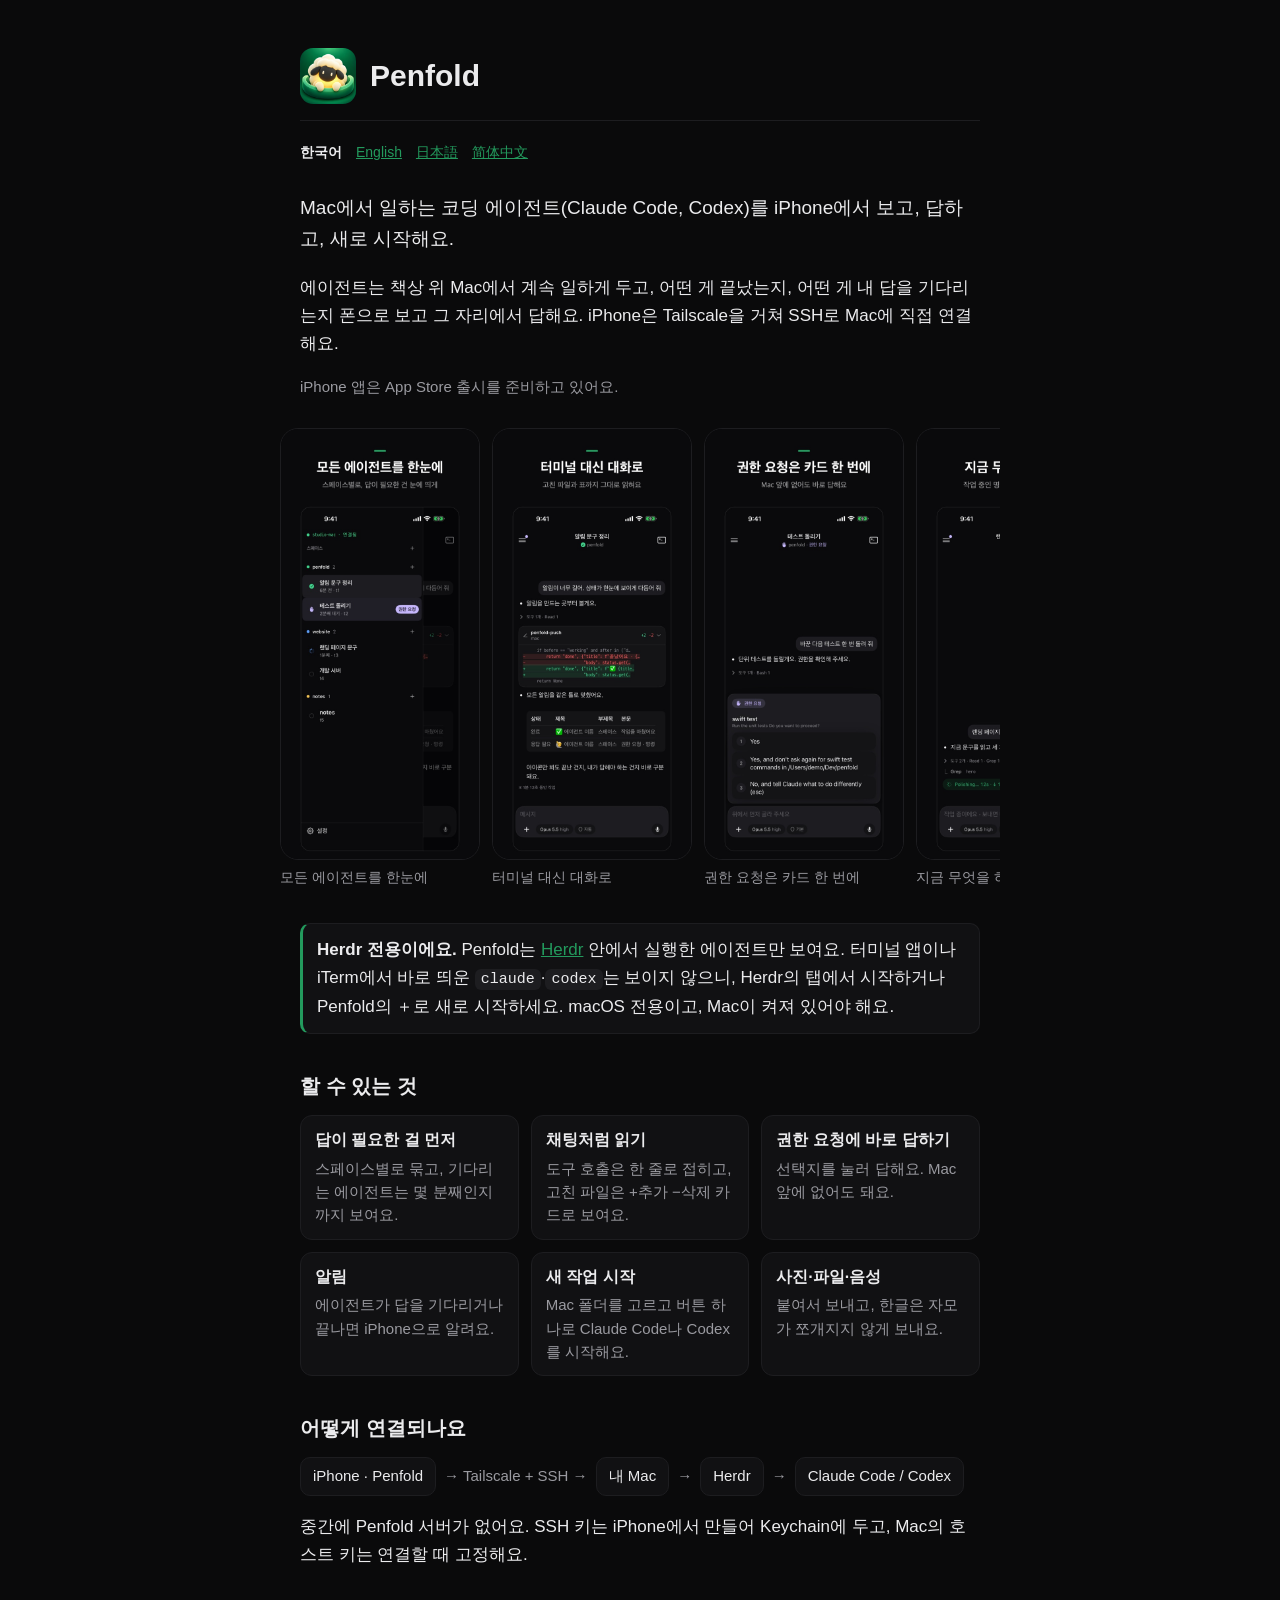
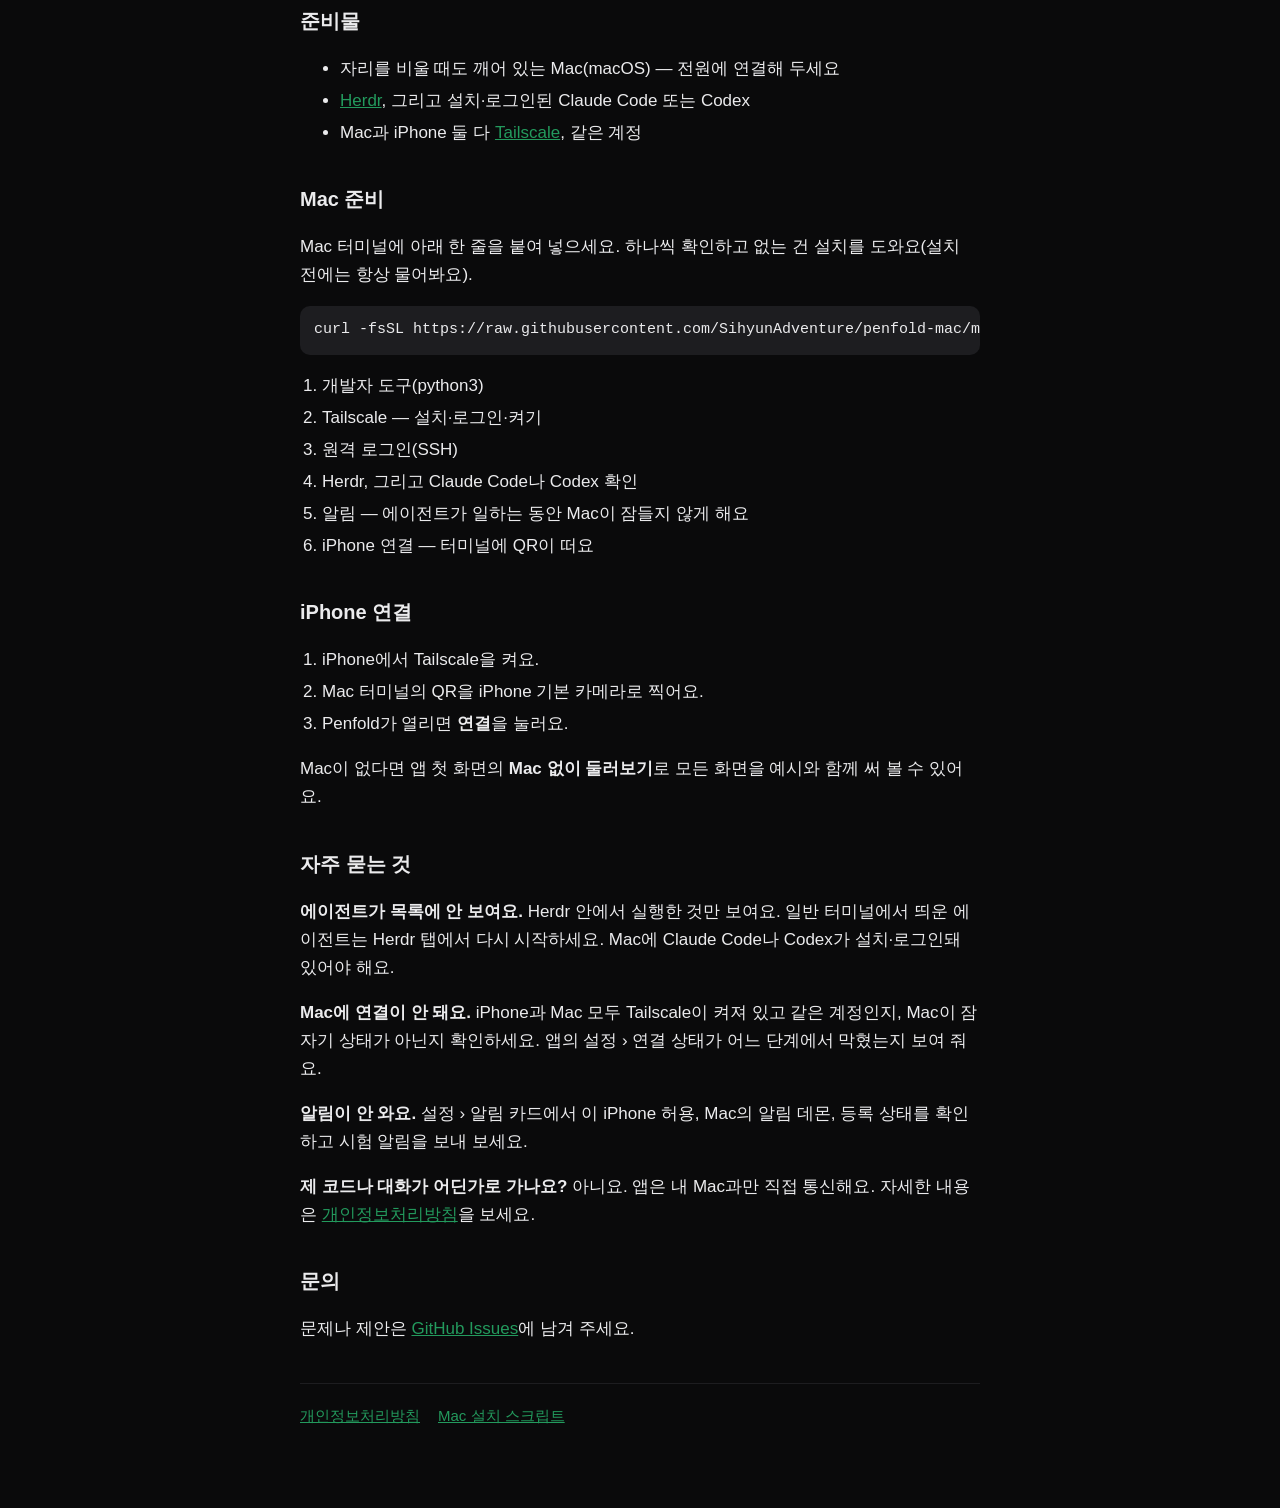
<file: docs/index.html>
<!doctype html>
<html lang="ko">
<head>
<meta charset="utf-8"><meta name="viewport" content="width=device-width, initial-scale=1">
<title>Penfold 지원</title><link rel="stylesheet" href="style.css">
<meta name="description" content="Mac에서 일하는 코딩 에이전트(Claude Code, Codex)를 iPhone에서 보고, 답하고, 새로 시작하는 앱">
<link rel="alternate" hreflang="ko" href="https://sihyunadventure.github.io/penfold-mac/">
<link rel="alternate" hreflang="en" href="https://sihyunadventure.github.io/penfold-mac/en.html">
<link rel="alternate" hreflang="ja" href="https://sihyunadventure.github.io/penfold-mac/ja.html">
<link rel="alternate" hreflang="zh-Hans" href="https://sihyunadventure.github.io/penfold-mac/zh.html">
</head>
<body><main>
<header><img src="icon.png" alt=""><h1>Penfold</h1></header>
<nav class="langs" aria-label="언어"><b>한국어</b><a href="en.html" lang="en">English</a><a href="ja.html" lang="ja">日本語</a><a href="zh.html" lang="zh-Hans">简体中文</a></nav>

<p class="lead">Mac에서 일하는 코딩 에이전트(Claude Code, Codex)를 iPhone에서 보고, 답하고, 새로 시작해요.</p>
<p>에이전트는 책상 위 Mac에서 계속 일하게 두고, 어떤 게 끝났는지, 어떤 게 내 답을 기다리는지 폰으로 보고 그 자리에서 답해요. iPhone은 Tailscale을 거쳐 SSH로 Mac에 직접 연결해요.</p>
<p class="status">iPhone 앱은 App Store 출시를 준비하고 있어요.</p>

<div class="shots">
<figure><img src="images/01-overview.jpg" alt="스페이스별 에이전트 목록. 권한 요청이 필요한 에이전트가 강조돼 있다." loading="lazy"><figcaption>모든 에이전트를 한눈에</figcaption></figure>
<figure><img src="images/02-chat.jpg" alt="채팅 뷰. 고친 파일이 카드로, 표가 표로 보인다." loading="lazy"><figcaption>터미널 대신 대화로</figcaption></figure>
<figure><img src="images/03-approval.jpg" alt="권한 요청 카드와 세 가지 선택지" loading="lazy"><figcaption>권한 요청은 카드 한 번에</figcaption></figure>
<figure><img src="images/04-working.jpg" alt="작업 중인 에이전트와 실행 중인 명령" loading="lazy"><figcaption>지금 무엇을 하는지</figcaption></figure>
<figure><img src="images/05-model.jpg" alt="모델 선택 시트: Fable, Opus, Sonnet, Haiku와 생각 강도" loading="lazy"><figcaption>모델과 생각 강도도 폰에서</figcaption></figure>
</div>

<p class="note"><b>Herdr 전용이에요.</b> Penfold는 <a href="https://herdr.dev">Herdr</a> 안에서 실행한 에이전트만 보여요. 터미널 앱이나 iTerm에서 바로 띄운 <code>claude</code>·<code>codex</code>는 보이지 않으니, Herdr의 탭에서 시작하거나 Penfold의 ＋로 새로 시작하세요. macOS 전용이고, Mac이 켜져 있어야 해요.</p>

<h2>할 수 있는 것</h2>
<div class="features">
<div><b>답이 필요한 걸 먼저</b>스페이스별로 묶고, 기다리는 에이전트는 몇 분째인지까지 보여요.</div>
<div><b>채팅처럼 읽기</b>도구 호출은 한 줄로 접히고, 고친 파일은 +추가 −삭제 카드로 보여요.</div>
<div><b>권한 요청에 바로 답하기</b>선택지를 눌러 답해요. Mac 앞에 없어도 돼요.</div>
<div><b>알림</b>에이전트가 답을 기다리거나 끝나면 iPhone으로 알려요.</div>
<div><b>새 작업 시작</b>Mac 폴더를 고르고 버튼 하나로 Claude Code나 Codex를 시작해요.</div>
<div><b>사진·파일·음성</b>붙여서 보내고, 한글은 자모가 쪼개지지 않게 보내요.</div>
</div>

<h2>어떻게 연결되나요</h2>
<div class="flow"><span>iPhone · Penfold</span><i>→ Tailscale + SSH →</i><span>내 Mac</span><i>→</i><span>Herdr</span><i>→</i><span>Claude Code / Codex</span></div>
<p>중간에 Penfold 서버가 없어요. SSH 키는 iPhone에서 만들어 Keychain에 두고, Mac의 호스트 키는 연결할 때 고정해요.</p>

<h2>준비물</h2>
<ul>
<li>자리를 비울 때도 깨어 있는 Mac(macOS) — 전원에 연결해 두세요</li>
<li><a href="https://herdr.dev">Herdr</a>, 그리고 설치·로그인된 Claude Code 또는 Codex</li>
<li>Mac과 iPhone 둘 다 <a href="https://tailscale.com">Tailscale</a>, 같은 계정</li>
</ul>

<h2>Mac 준비</h2>
<p>Mac 터미널에 아래 한 줄을 붙여 넣으세요. 하나씩 확인하고 없는 건 설치를 도와요(설치 전에는 항상 물어봐요).</p>
<pre><code>curl -fsSL https://raw.githubusercontent.com/SihyunAdventure/penfold-mac/main/setup | zsh</code></pre>
<ol>
<li>개발자 도구(python3)</li>
<li>Tailscale — 설치·로그인·켜기</li>
<li>원격 로그인(SSH)</li>
<li>Herdr, 그리고 Claude Code나 Codex 확인</li>
<li>알림 — 에이전트가 일하는 동안 Mac이 잠들지 않게 해요</li>
<li>iPhone 연결 — 터미널에 QR이 떠요</li>
</ol>

<h2>iPhone 연결</h2>
<ol>
<li>iPhone에서 Tailscale을 켜요.</li>
<li>Mac 터미널의 QR을 iPhone 기본 카메라로 찍어요.</li>
<li>Penfold가 열리면 <b>연결</b>을 눌러요.</li>
</ol>
<p>Mac이 없다면 앱 첫 화면의 <b>Mac 없이 둘러보기</b>로 모든 화면을 예시와 함께 써 볼 수 있어요.</p>

<h2>자주 묻는 것</h2>
<p><b>에이전트가 목록에 안 보여요.</b> Herdr 안에서 실행한 것만 보여요. 일반 터미널에서 띄운 에이전트는 Herdr 탭에서 다시 시작하세요. Mac에 Claude Code나 Codex가 설치·로그인돼 있어야 해요.</p>
<p><b>Mac에 연결이 안 돼요.</b> iPhone과 Mac 모두 Tailscale이 켜져 있고 같은 계정인지, Mac이 잠자기 상태가 아닌지 확인하세요. 앱의 설정 › 연결 상태가 어느 단계에서 막혔는지 보여 줘요.</p>
<p><b>알림이 안 와요.</b> 설정 › 알림 카드에서 이 iPhone 허용, Mac의 알림 데몬, 등록 상태를 확인하고 시험 알림을 보내 보세요.</p>
<p><b>제 코드나 대화가 어딘가로 가나요?</b> 아니요. 앱은 내 Mac과만 직접 통신해요. 자세한 내용은 <a href="privacy.html">개인정보처리방침</a>을 보세요.</p>

<h2>문의</h2>
<p>문제나 제안은 <a href="https://github.com/SihyunAdventure/penfold-mac/issues">GitHub Issues</a>에 남겨 주세요.</p>

<nav><a href="privacy.html">개인정보처리방침</a><a href="https://github.com/SihyunAdventure/penfold-mac">Mac 설치 스크립트</a></nav>
</main></body></html>
</file>
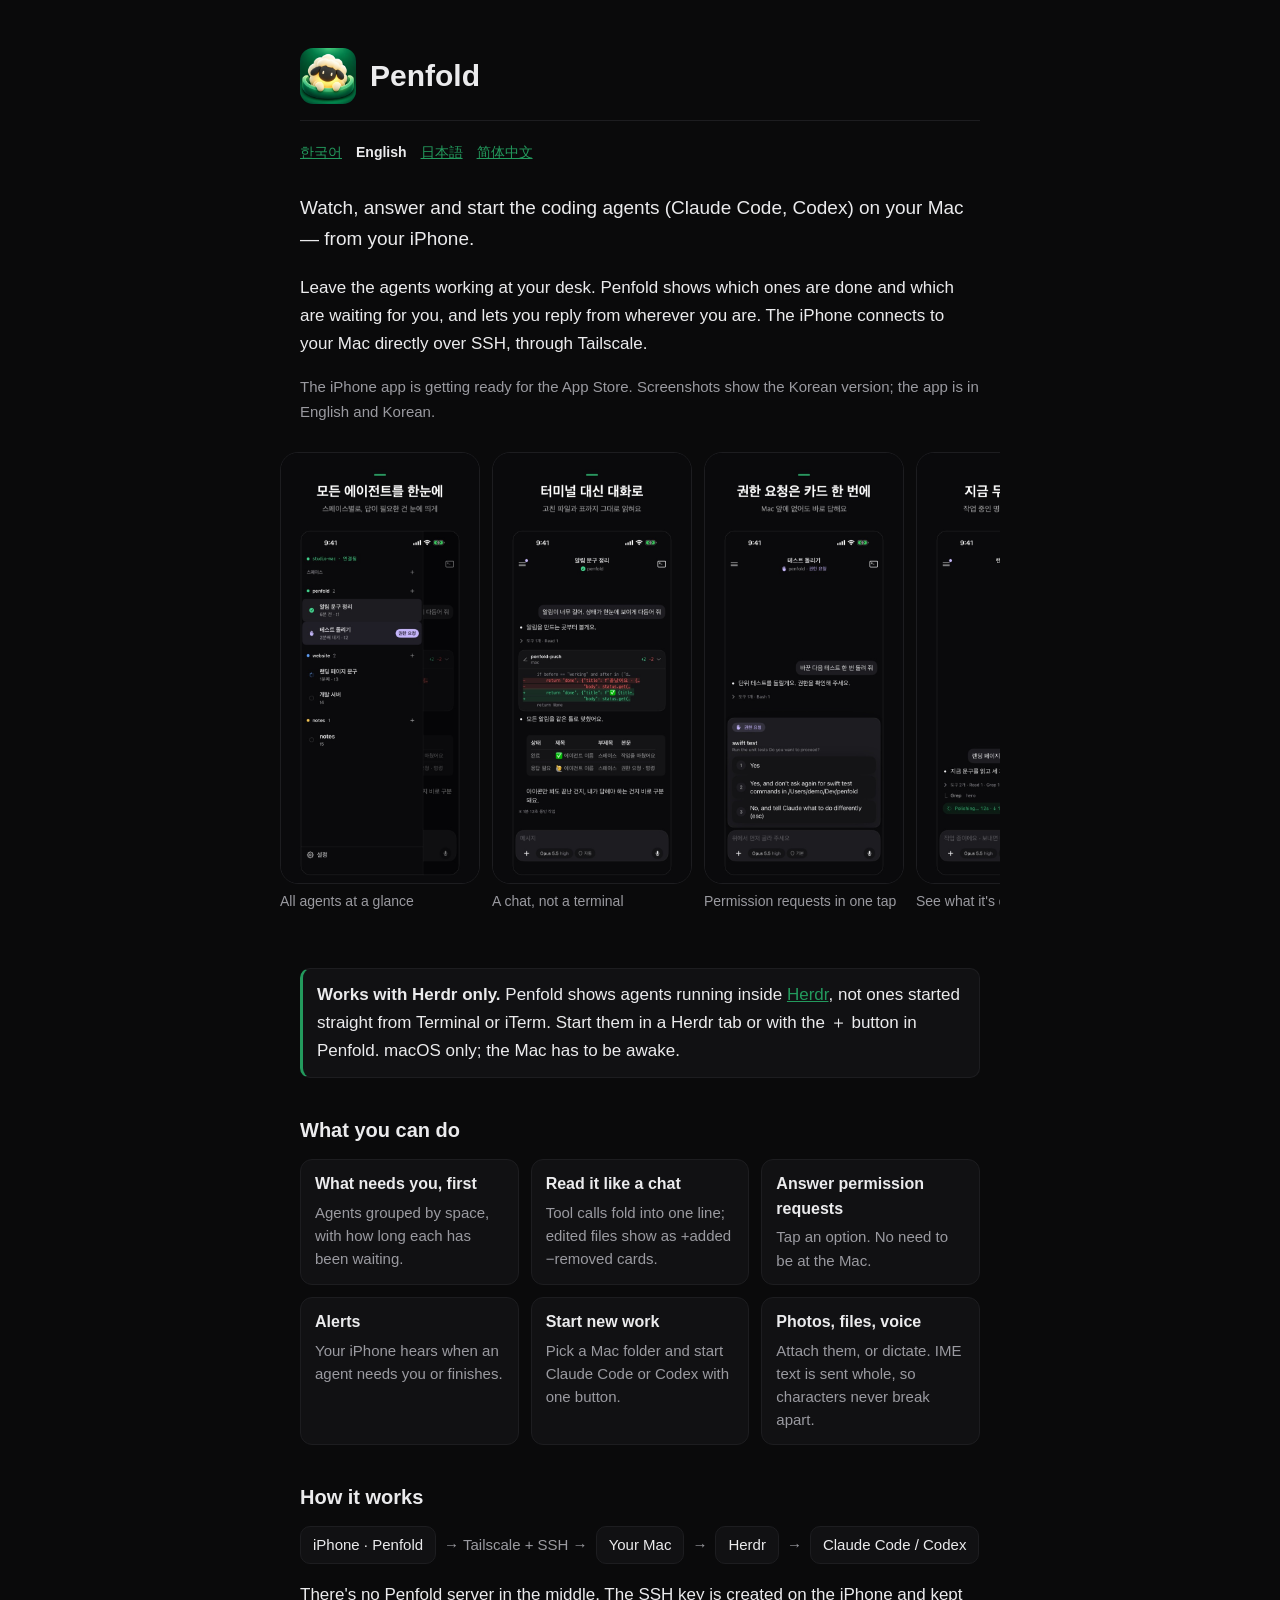
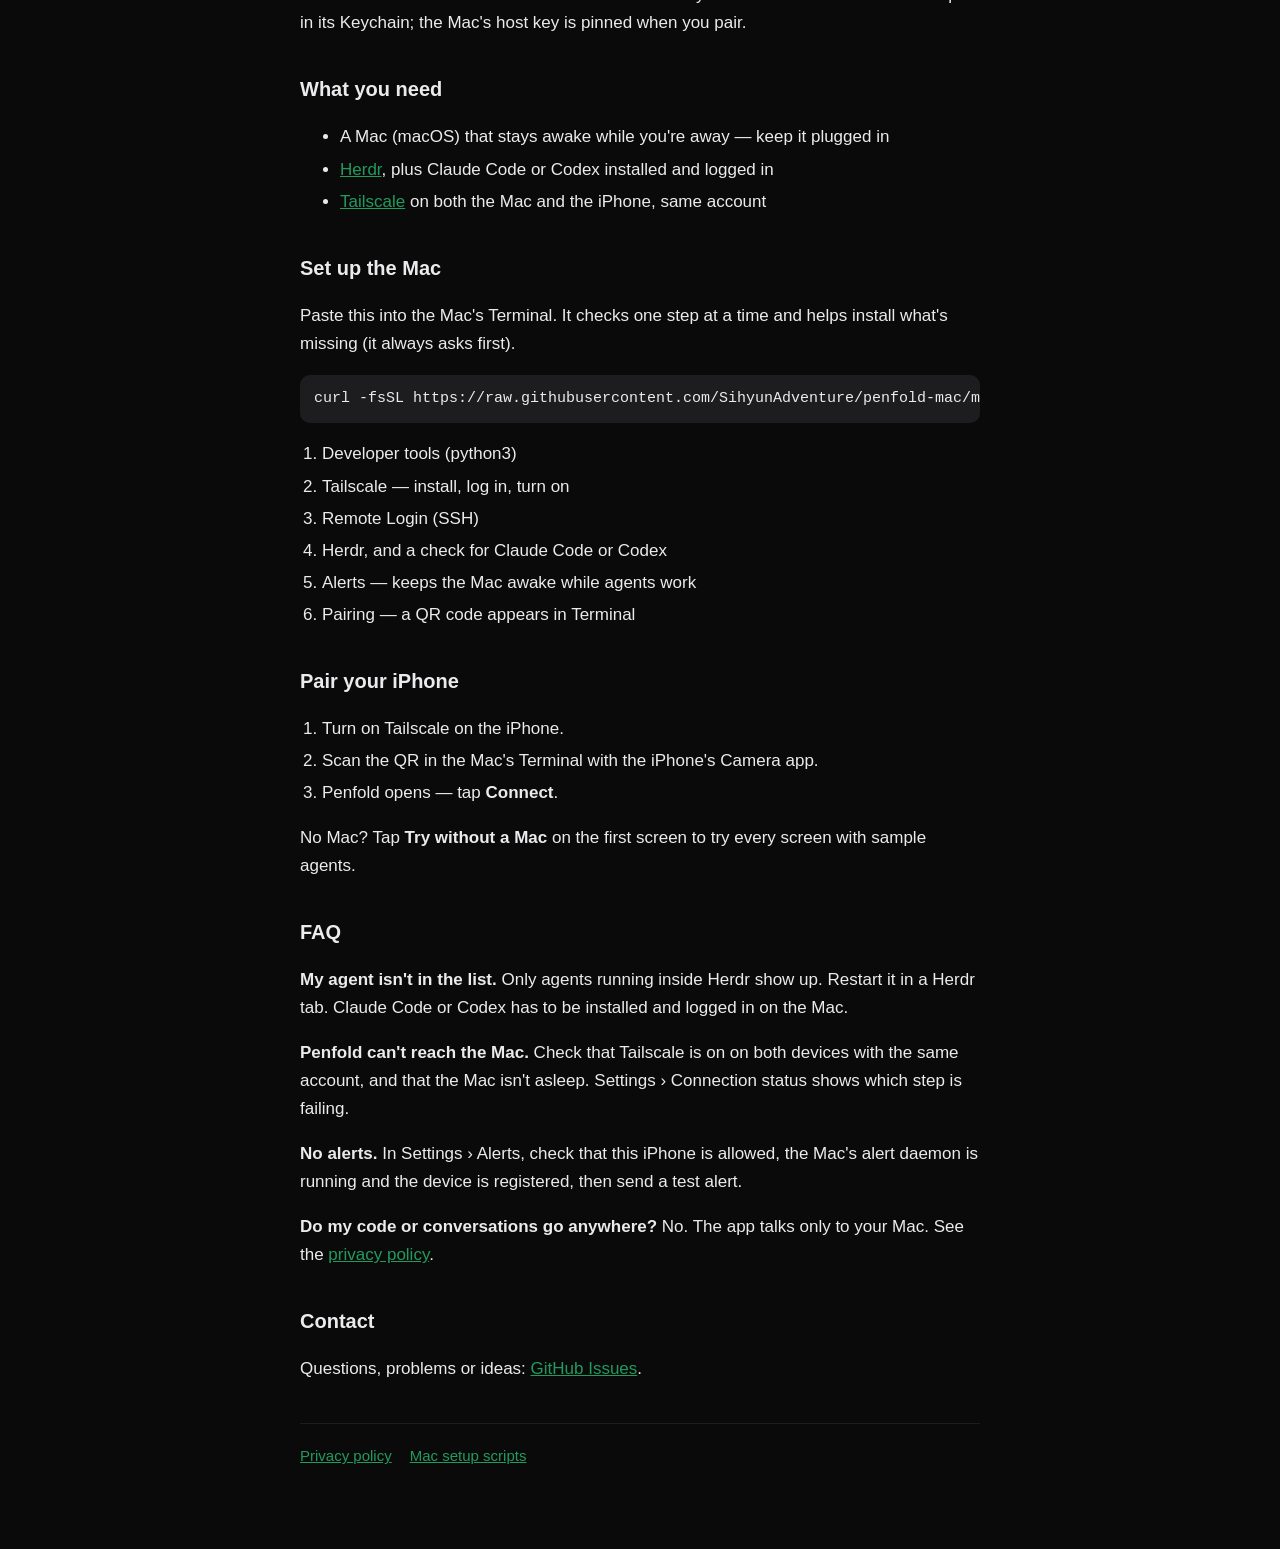
<file: docs/en.html>
<!doctype html>
<html lang="en">
<head>
<meta charset="utf-8"><meta name="viewport" content="width=device-width, initial-scale=1">
<title>Penfold Support</title><link rel="stylesheet" href="style.css">
<meta name="description" content="Watch, answer and start the coding agents (Claude Code, Codex) on your Mac from your iPhone">
<link rel="alternate" hreflang="ko" href="https://sihyunadventure.github.io/penfold-mac/">
<link rel="alternate" hreflang="en" href="https://sihyunadventure.github.io/penfold-mac/en.html">
<link rel="alternate" hreflang="ja" href="https://sihyunadventure.github.io/penfold-mac/ja.html">
<link rel="alternate" hreflang="zh-Hans" href="https://sihyunadventure.github.io/penfold-mac/zh.html">
</head>
<body><main>
<header><img src="icon.png" alt=""><h1>Penfold</h1></header>
<nav class="langs" aria-label="Language"><a href="./" lang="ko">한국어</a><b>English</b><a href="ja.html" lang="ja">日本語</a><a href="zh.html" lang="zh-Hans">简体中文</a></nav>

<p class="lead">Watch, answer and start the coding agents (Claude Code, Codex) on your Mac — from your iPhone.</p>
<p>Leave the agents working at your desk. Penfold shows which ones are done and which are waiting for you, and lets you reply from wherever you are. The iPhone connects to your Mac directly over SSH, through Tailscale.</p>
<p class="status">The iPhone app is getting ready for the App Store. Screenshots show the Korean version; the app is in English and Korean.</p>

<div class="shots">
<figure><img src="images/01-overview.jpg" alt="Agents grouped by space; one waiting for permission is highlighted" loading="lazy"><figcaption>All agents at a glance</figcaption></figure>
<figure><img src="images/02-chat.jpg" alt="Chat view with an edited-file card and a table" loading="lazy"><figcaption>A chat, not a terminal</figcaption></figure>
<figure><img src="images/03-approval.jpg" alt="Permission request card with three options" loading="lazy"><figcaption>Permission requests in one tap</figcaption></figure>
<figure><img src="images/04-working.jpg" alt="An agent at work with its running command" loading="lazy"><figcaption>See what it's doing right now</figcaption></figure>
<figure><img src="images/05-model.jpg" alt="Model picker: Fable, Opus, Sonnet, Haiku, and thinking effort" loading="lazy"><figcaption>Model and effort from your phone</figcaption></figure>
</div>

<p class="note"><b>Works with Herdr only.</b> Penfold shows agents running inside <a href="https://herdr.dev">Herdr</a>, not ones started straight from Terminal or iTerm. Start them in a Herdr tab or with the ＋ button in Penfold. macOS only; the Mac has to be awake.</p>

<h2>What you can do</h2>
<div class="features">
<div><b>What needs you, first</b>Agents grouped by space, with how long each has been waiting.</div>
<div><b>Read it like a chat</b>Tool calls fold into one line; edited files show as +added −removed cards.</div>
<div><b>Answer permission requests</b>Tap an option. No need to be at the Mac.</div>
<div><b>Alerts</b>Your iPhone hears when an agent needs you or finishes.</div>
<div><b>Start new work</b>Pick a Mac folder and start Claude Code or Codex with one button.</div>
<div><b>Photos, files, voice</b>Attach them, or dictate. IME text is sent whole, so characters never break apart.</div>
</div>

<h2>How it works</h2>
<div class="flow"><span>iPhone · Penfold</span><i>→ Tailscale + SSH →</i><span>Your Mac</span><i>→</i><span>Herdr</span><i>→</i><span>Claude Code / Codex</span></div>
<p>There's no Penfold server in the middle. The SSH key is created on the iPhone and kept in its Keychain; the Mac's host key is pinned when you pair.</p>

<h2>What you need</h2>
<ul>
<li>A Mac (macOS) that stays awake while you're away — keep it plugged in</li>
<li><a href="https://herdr.dev">Herdr</a>, plus Claude Code or Codex installed and logged in</li>
<li><a href="https://tailscale.com">Tailscale</a> on both the Mac and the iPhone, same account</li>
</ul>

<h2>Set up the Mac</h2>
<p>Paste this into the Mac's Terminal. It checks one step at a time and helps install what's missing (it always asks first).</p>
<pre><code>curl -fsSL https://raw.githubusercontent.com/SihyunAdventure/penfold-mac/main/setup | zsh</code></pre>
<ol>
<li>Developer tools (python3)</li>
<li>Tailscale — install, log in, turn on</li>
<li>Remote Login (SSH)</li>
<li>Herdr, and a check for Claude Code or Codex</li>
<li>Alerts — keeps the Mac awake while agents work</li>
<li>Pairing — a QR code appears in Terminal</li>
</ol>

<h2>Pair your iPhone</h2>
<ol>
<li>Turn on Tailscale on the iPhone.</li>
<li>Scan the QR in the Mac's Terminal with the iPhone's Camera app.</li>
<li>Penfold opens — tap <b>Connect</b>.</li>
</ol>
<p>No Mac? Tap <b>Try without a Mac</b> on the first screen to try every screen with sample agents.</p>

<h2>FAQ</h2>
<p><b>My agent isn't in the list.</b> Only agents running inside Herdr show up. Restart it in a Herdr tab. Claude Code or Codex has to be installed and logged in on the Mac.</p>
<p><b>Penfold can't reach the Mac.</b> Check that Tailscale is on on both devices with the same account, and that the Mac isn't asleep. Settings › Connection status shows which step is failing.</p>
<p><b>No alerts.</b> In Settings › Alerts, check that this iPhone is allowed, the Mac's alert daemon is running and the device is registered, then send a test alert.</p>
<p><b>Do my code or conversations go anywhere?</b> No. The app talks only to your Mac. See the <a href="privacy.html">privacy policy</a>.</p>

<h2>Contact</h2>
<p>Questions, problems or ideas: <a href="https://github.com/SihyunAdventure/penfold-mac/issues">GitHub Issues</a>.</p>

<nav><a href="privacy.html">Privacy policy</a><a href="https://github.com/SihyunAdventure/penfold-mac">Mac setup scripts</a></nav>
</main></body></html>
</file>
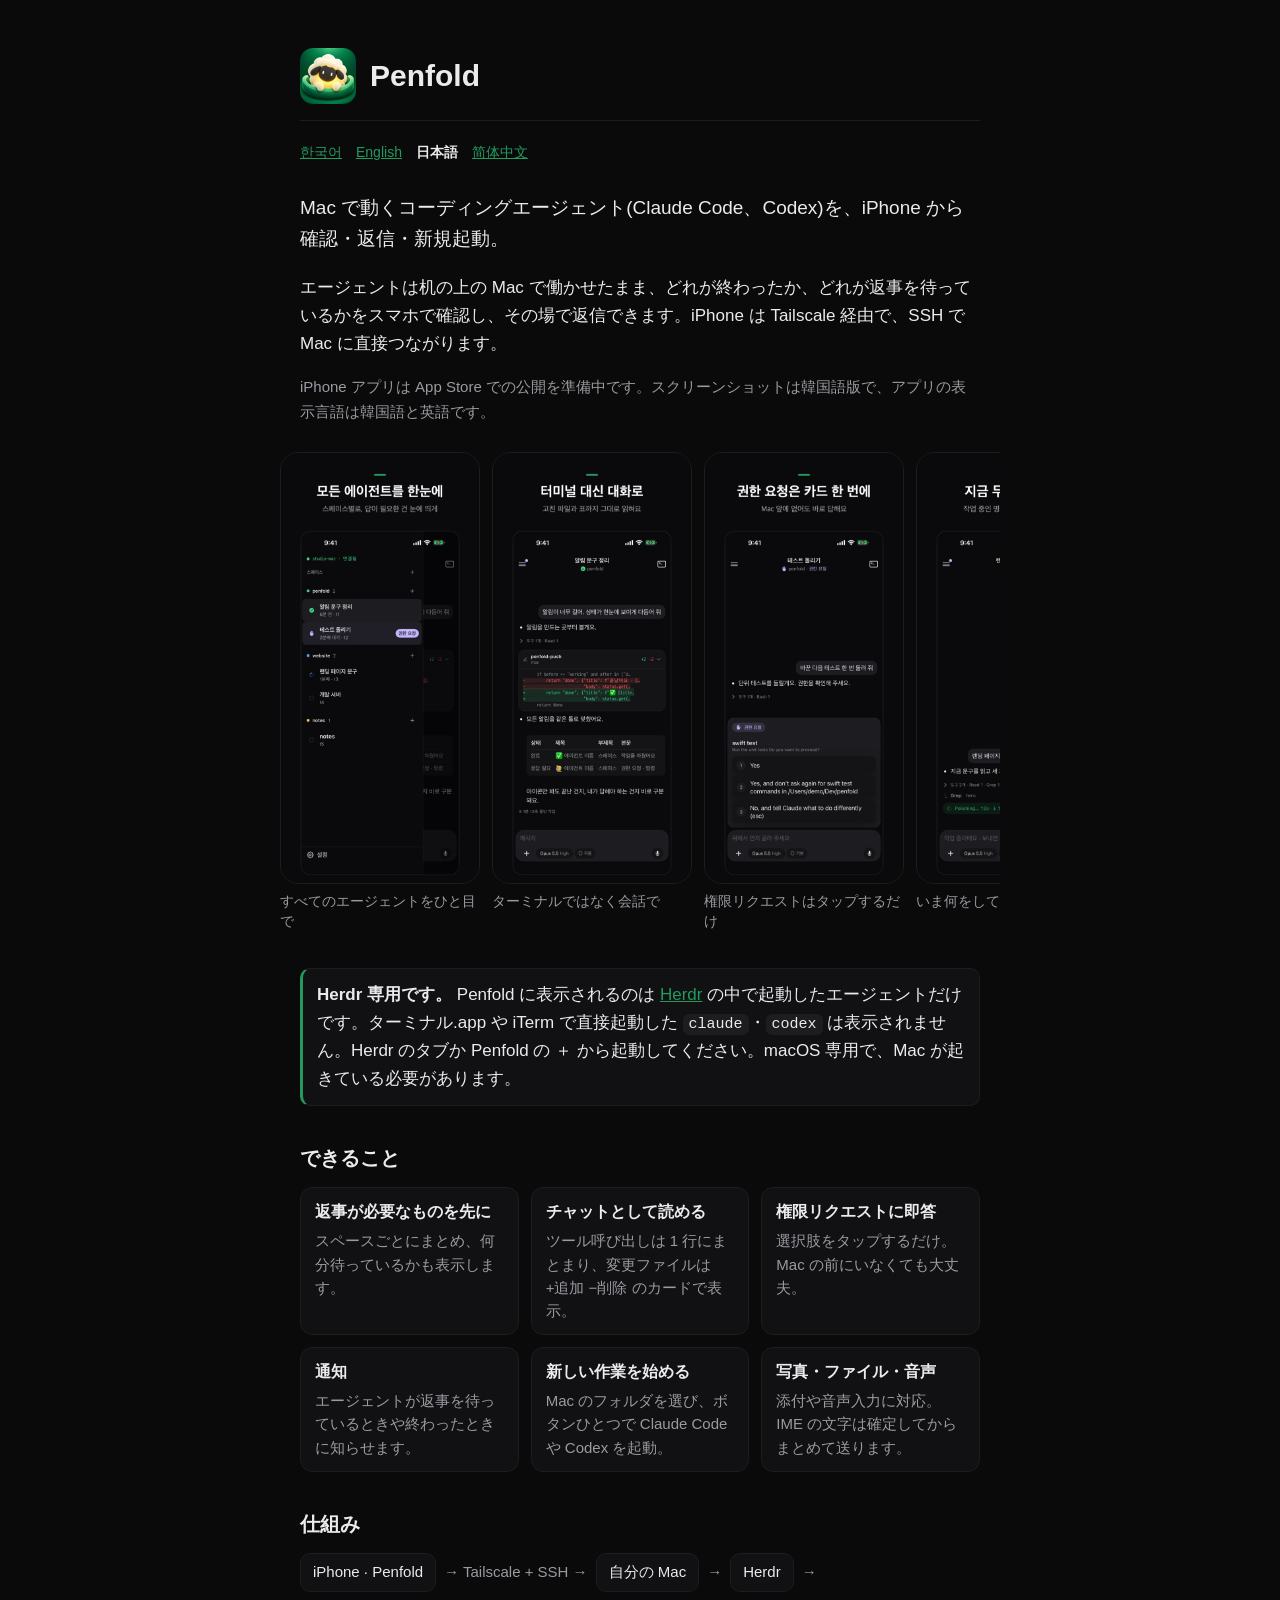
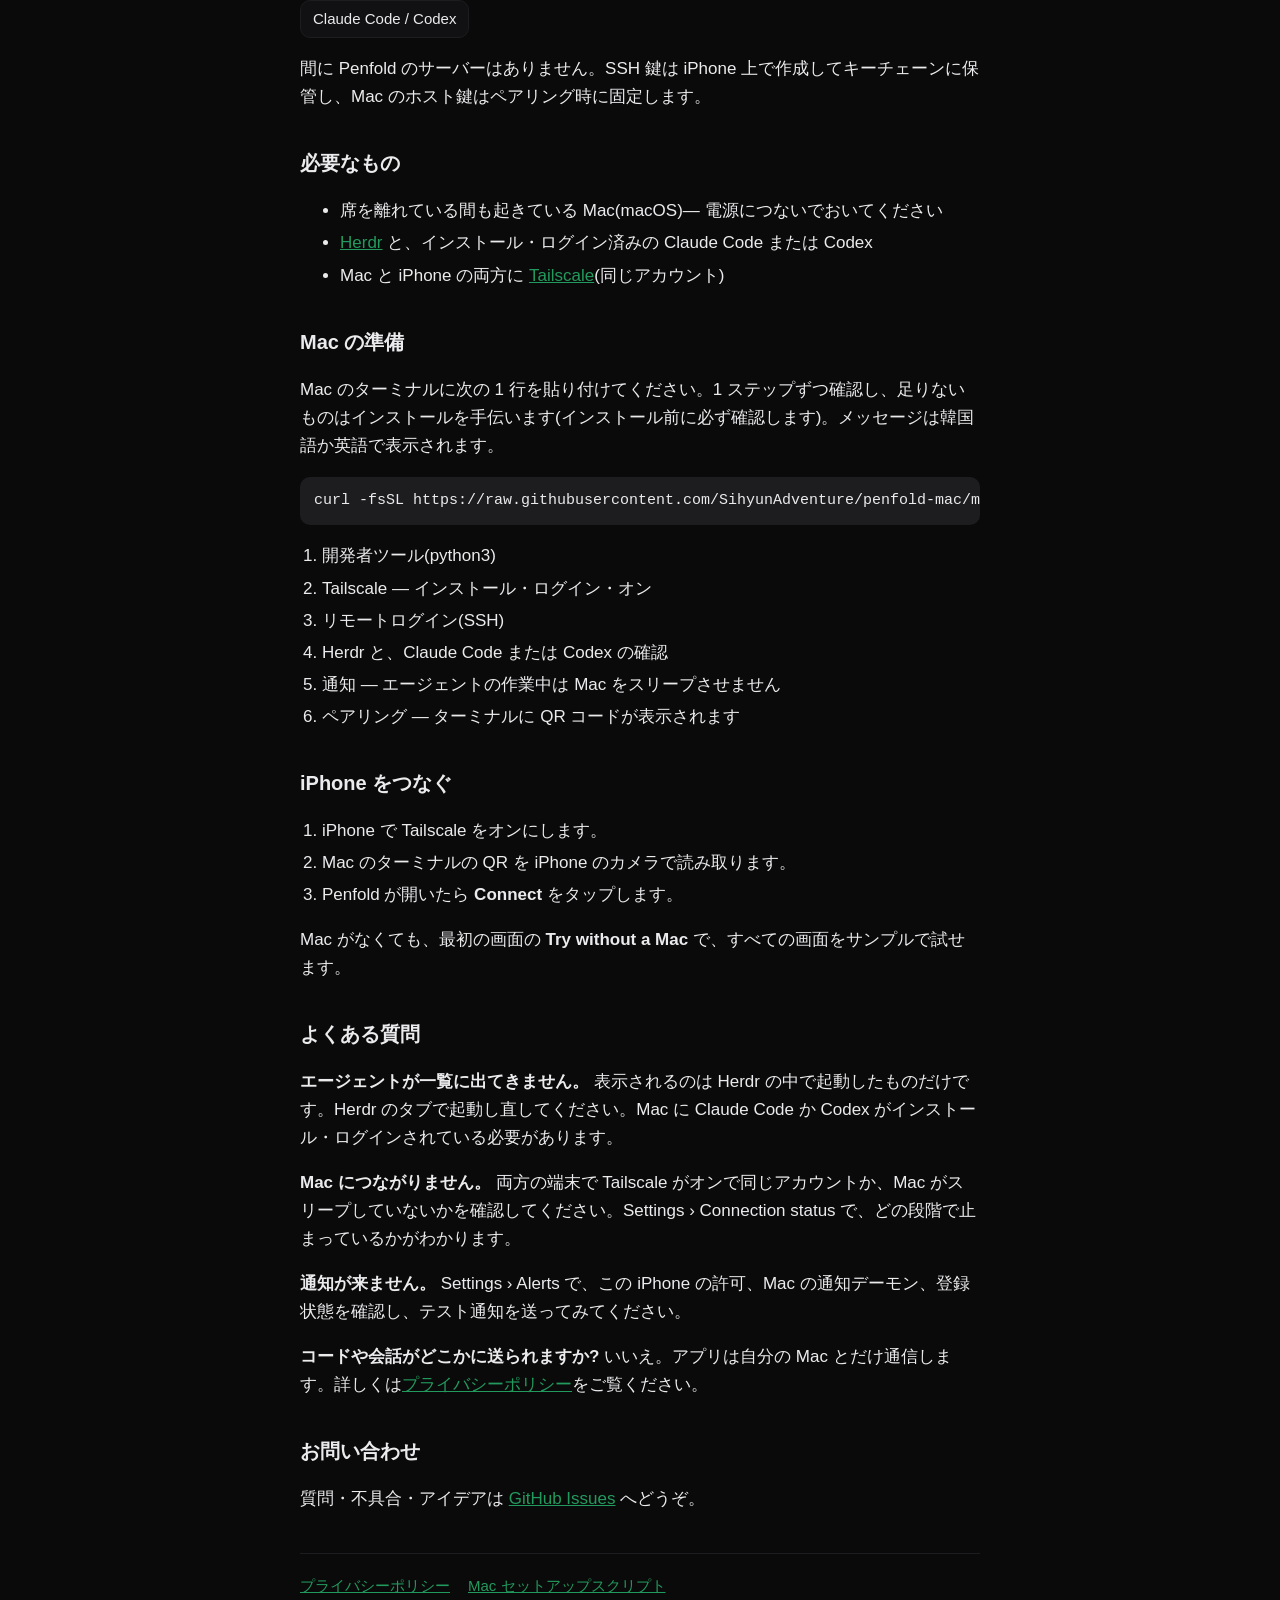
<file: docs/ja.html>
<!doctype html>
<html lang="ja">
<head>
<meta charset="utf-8"><meta name="viewport" content="width=device-width, initial-scale=1">
<title>Penfold サポート</title><link rel="stylesheet" href="style.css">
<meta name="description" content="Mac で動くコーディングエージェント(Claude Code、Codex)を iPhone から確認・返信・新規起動">
<link rel="alternate" hreflang="ko" href="https://sihyunadventure.github.io/penfold-mac/">
<link rel="alternate" hreflang="en" href="https://sihyunadventure.github.io/penfold-mac/en.html">
<link rel="alternate" hreflang="ja" href="https://sihyunadventure.github.io/penfold-mac/ja.html">
<link rel="alternate" hreflang="zh-Hans" href="https://sihyunadventure.github.io/penfold-mac/zh.html">
</head>
<body><main>
<header><img src="icon.png" alt=""><h1>Penfold</h1></header>
<nav class="langs" aria-label="言語"><a href="./" lang="ko">한국어</a><a href="en.html" lang="en">English</a><b>日本語</b><a href="zh.html" lang="zh-Hans">简体中文</a></nav>

<p class="lead">Mac で動くコーディングエージェント(Claude Code、Codex)を、iPhone から確認・返信・新規起動。</p>
<p>エージェントは机の上の Mac で働かせたまま、どれが終わったか、どれが返事を待っているかをスマホで確認し、その場で返信できます。iPhone は Tailscale 経由で、SSH で Mac に直接つながります。</p>
<p class="status">iPhone アプリは App Store での公開を準備中です。スクリーンショットは韓国語版で、アプリの表示言語は韓国語と英語です。</p>

<div class="shots">
<figure><img src="images/01-overview.jpg" alt="スペースごとのエージェント一覧。権限を待っているエージェントが強調されている" loading="lazy"><figcaption>すべてのエージェントをひと目で</figcaption></figure>
<figure><img src="images/02-chat.jpg" alt="チャット表示。変更ファイルのカードと表" loading="lazy"><figcaption>ターミナルではなく会話で</figcaption></figure>
<figure><img src="images/03-approval.jpg" alt="3 つの選択肢がある権限リクエストのカード" loading="lazy"><figcaption>権限リクエストはタップするだけ</figcaption></figure>
<figure><img src="images/04-working.jpg" alt="作業中のエージェントと実行中のコマンド" loading="lazy"><figcaption>いま何をしているか</figcaption></figure>
<figure><img src="images/05-model.jpg" alt="モデル選択: Fable、Opus、Sonnet、Haiku と思考の強さ" loading="lazy"><figcaption>モデルと思考の強さもスマホから</figcaption></figure>
</div>

<p class="note"><b>Herdr 専用です。</b> Penfold に表示されるのは <a href="https://herdr.dev">Herdr</a> の中で起動したエージェントだけです。ターミナル.app や iTerm で直接起動した <code>claude</code>・<code>codex</code> は表示されません。Herdr のタブか Penfold の ＋ から起動してください。macOS 専用で、Mac が起きている必要があります。</p>

<h2>できること</h2>
<div class="features">
<div><b>返事が必要なものを先に</b>スペースごとにまとめ、何分待っているかも表示します。</div>
<div><b>チャットとして読める</b>ツール呼び出しは 1 行にまとまり、変更ファイルは +追加 −削除 のカードで表示。</div>
<div><b>権限リクエストに即答</b>選択肢をタップするだけ。Mac の前にいなくても大丈夫。</div>
<div><b>通知</b>エージェントが返事を待っているときや終わったときに知らせます。</div>
<div><b>新しい作業を始める</b>Mac のフォルダを選び、ボタンひとつで Claude Code や Codex を起動。</div>
<div><b>写真・ファイル・音声</b>添付や音声入力に対応。IME の文字は確定してからまとめて送ります。</div>
</div>

<h2>仕組み</h2>
<div class="flow"><span>iPhone · Penfold</span><i>→ Tailscale + SSH →</i><span>自分の Mac</span><i>→</i><span>Herdr</span><i>→</i><span>Claude Code / Codex</span></div>
<p>間に Penfold のサーバーはありません。SSH 鍵は iPhone 上で作成してキーチェーンに保管し、Mac のホスト鍵はペアリング時に固定します。</p>

<h2>必要なもの</h2>
<ul>
<li>席を離れている間も起きている Mac(macOS)— 電源につないでおいてください</li>
<li><a href="https://herdr.dev">Herdr</a> と、インストール・ログイン済みの Claude Code または Codex</li>
<li>Mac と iPhone の両方に <a href="https://tailscale.com">Tailscale</a>(同じアカウント)</li>
</ul>

<h2>Mac の準備</h2>
<p>Mac のターミナルに次の 1 行を貼り付けてください。1 ステップずつ確認し、足りないものはインストールを手伝います(インストール前に必ず確認します)。メッセージは韓国語か英語で表示されます。</p>
<pre><code>curl -fsSL https://raw.githubusercontent.com/SihyunAdventure/penfold-mac/main/setup | zsh</code></pre>
<ol>
<li>開発者ツール(python3)</li>
<li>Tailscale — インストール・ログイン・オン</li>
<li>リモートログイン(SSH)</li>
<li>Herdr と、Claude Code または Codex の確認</li>
<li>通知 — エージェントの作業中は Mac をスリープさせません</li>
<li>ペアリング — ターミナルに QR コードが表示されます</li>
</ol>

<h2>iPhone をつなぐ</h2>
<ol>
<li>iPhone で Tailscale をオンにします。</li>
<li>Mac のターミナルの QR を iPhone のカメラで読み取ります。</li>
<li>Penfold が開いたら <b>Connect</b> をタップします。</li>
</ol>
<p>Mac がなくても、最初の画面の <b>Try without a Mac</b> で、すべての画面をサンプルで試せます。</p>

<h2>よくある質問</h2>
<p><b>エージェントが一覧に出てきません。</b> 表示されるのは Herdr の中で起動したものだけです。Herdr のタブで起動し直してください。Mac に Claude Code か Codex がインストール・ログインされている必要があります。</p>
<p><b>Mac につながりません。</b> 両方の端末で Tailscale がオンで同じアカウントか、Mac がスリープしていないかを確認してください。Settings › Connection status で、どの段階で止まっているかがわかります。</p>
<p><b>通知が来ません。</b> Settings › Alerts で、この iPhone の許可、Mac の通知デーモン、登録状態を確認し、テスト通知を送ってみてください。</p>
<p><b>コードや会話がどこかに送られますか?</b> いいえ。アプリは自分の Mac とだけ通信します。詳しくは<a href="privacy.html">プライバシーポリシー</a>をご覧ください。</p>

<h2>お問い合わせ</h2>
<p>質問・不具合・アイデアは <a href="https://github.com/SihyunAdventure/penfold-mac/issues">GitHub Issues</a> へどうぞ。</p>

<nav><a href="privacy.html">プライバシーポリシー</a><a href="https://github.com/SihyunAdventure/penfold-mac">Mac セットアップスクリプト</a></nav>
</main></body></html>
</file>
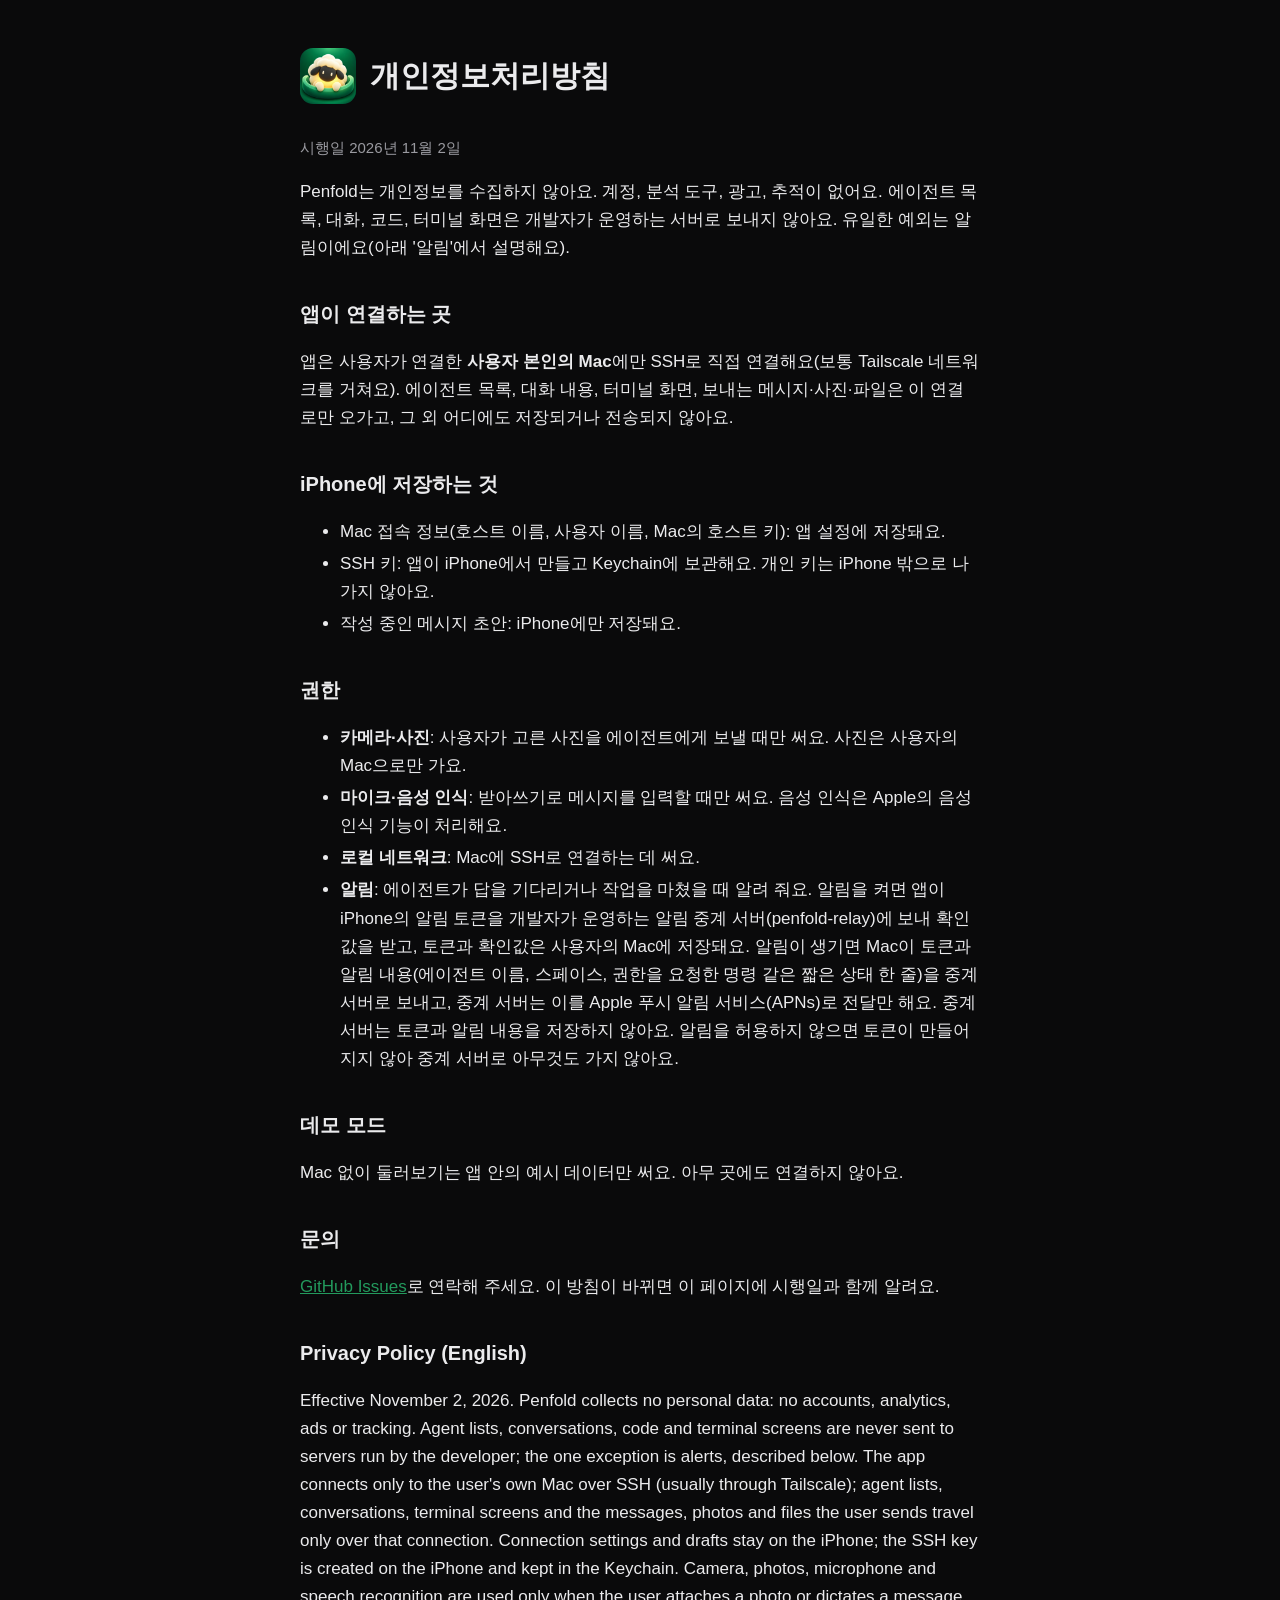
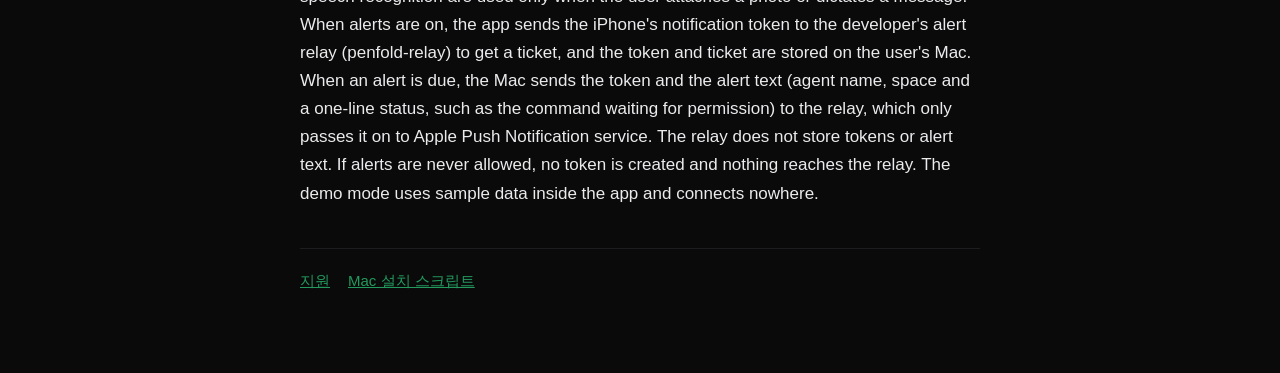
<file: docs/privacy.html>
<!doctype html>
<html lang="ko">
<head>
<meta charset="utf-8"><meta name="viewport" content="width=device-width, initial-scale=1">
<title>Penfold 개인정보처리방침</title><link rel="stylesheet" href="style.css">
</head>
<body><main>
<header><img src="icon.png" alt=""><h1>개인정보처리방침</h1></header>
<p class="muted">시행일 2026년 11월 2일</p>

<p>Penfold는 개인정보를 수집하지 않아요. 계정, 분석 도구, 광고, 추적이 없어요. 에이전트 목록, 대화, 코드, 터미널 화면은 개발자가 운영하는 서버로 보내지 않아요. 유일한 예외는 알림이에요(아래 '알림'에서 설명해요).</p>

<h2>앱이 연결하는 곳</h2>
<p>앱은 사용자가 연결한 <b>사용자 본인의 Mac</b>에만 SSH로 직접 연결해요(보통 Tailscale 네트워크를 거쳐요). 에이전트 목록, 대화 내용, 터미널 화면, 보내는 메시지·사진·파일은 이 연결로만 오가고, 그 외 어디에도 저장되거나 전송되지 않아요.</p>

<h2>iPhone에 저장하는 것</h2>
<ul>
<li>Mac 접속 정보(호스트 이름, 사용자 이름, Mac의 호스트 키): 앱 설정에 저장돼요.</li>
<li>SSH 키: 앱이 iPhone에서 만들고 Keychain에 보관해요. 개인 키는 iPhone 밖으로 나가지 않아요.</li>
<li>작성 중인 메시지 초안: iPhone에만 저장돼요.</li>
</ul>

<h2>권한</h2>
<ul>
<li><b>카메라·사진</b>: 사용자가 고른 사진을 에이전트에게 보낼 때만 써요. 사진은 사용자의 Mac으로만 가요.</li>
<li><b>마이크·음성 인식</b>: 받아쓰기로 메시지를 입력할 때만 써요. 음성 인식은 Apple의 음성 인식 기능이 처리해요.</li>
<li><b>로컬 네트워크</b>: Mac에 SSH로 연결하는 데 써요.</li>
<li><b>알림</b>: 에이전트가 답을 기다리거나 작업을 마쳤을 때 알려 줘요. 알림을 켜면 앱이 iPhone의 알림 토큰을 개발자가 운영하는 알림 중계 서버(penfold-relay)에 보내 확인값을 받고, 토큰과 확인값은 사용자의 Mac에 저장돼요. 알림이 생기면 Mac이 토큰과 알림 내용(에이전트 이름, 스페이스, 권한을 요청한 명령 같은 짧은 상태 한 줄)을 중계 서버로 보내고, 중계 서버는 이를 Apple 푸시 알림 서비스(APNs)로 전달만 해요. 중계 서버는 토큰과 알림 내용을 저장하지 않아요. 알림을 허용하지 않으면 토큰이 만들어지지 않아 중계 서버로 아무것도 가지 않아요.</li>
</ul>

<h2>데모 모드</h2>
<p>Mac 없이 둘러보기는 앱 안의 예시 데이터만 써요. 아무 곳에도 연결하지 않아요.</p>

<h2>문의</h2>
<p><a href="https://github.com/SihyunAdventure/penfold-mac/issues">GitHub Issues</a>로 연락해 주세요. 이 방침이 바뀌면 이 페이지에 시행일과 함께 알려요.</p>

<h2 lang="en">Privacy Policy (English)</h2>
<p lang="en">Effective November 2, 2026. Penfold collects no personal data: no accounts, analytics, ads or tracking. Agent lists, conversations, code and terminal screens are never sent to servers run by the developer; the one exception is alerts, described below. The app connects only to the user's own Mac over SSH (usually through Tailscale); agent lists, conversations, terminal screens and the messages, photos and files the user sends travel only over that connection. Connection settings and drafts stay on the iPhone; the SSH key is created on the iPhone and kept in the Keychain. Camera, photos, microphone and speech recognition are used only when the user attaches a photo or dictates a message. When alerts are on, the app sends the iPhone's notification token to the developer's alert relay (penfold-relay) to get a ticket, and the token and ticket are stored on the user's Mac. When an alert is due, the Mac sends the token and the alert text (agent name, space and a one-line status, such as the command waiting for permission) to the relay, which only passes it on to Apple Push Notification service. The relay does not store tokens or alert text. If alerts are never allowed, no token is created and nothing reaches the relay. The demo mode uses sample data inside the app and connects nowhere.</p>

<nav><a href="index.html">지원</a><a href="https://github.com/SihyunAdventure/penfold-mac">Mac 설치 스크립트</a></nav>
</main></body></html>
</file>
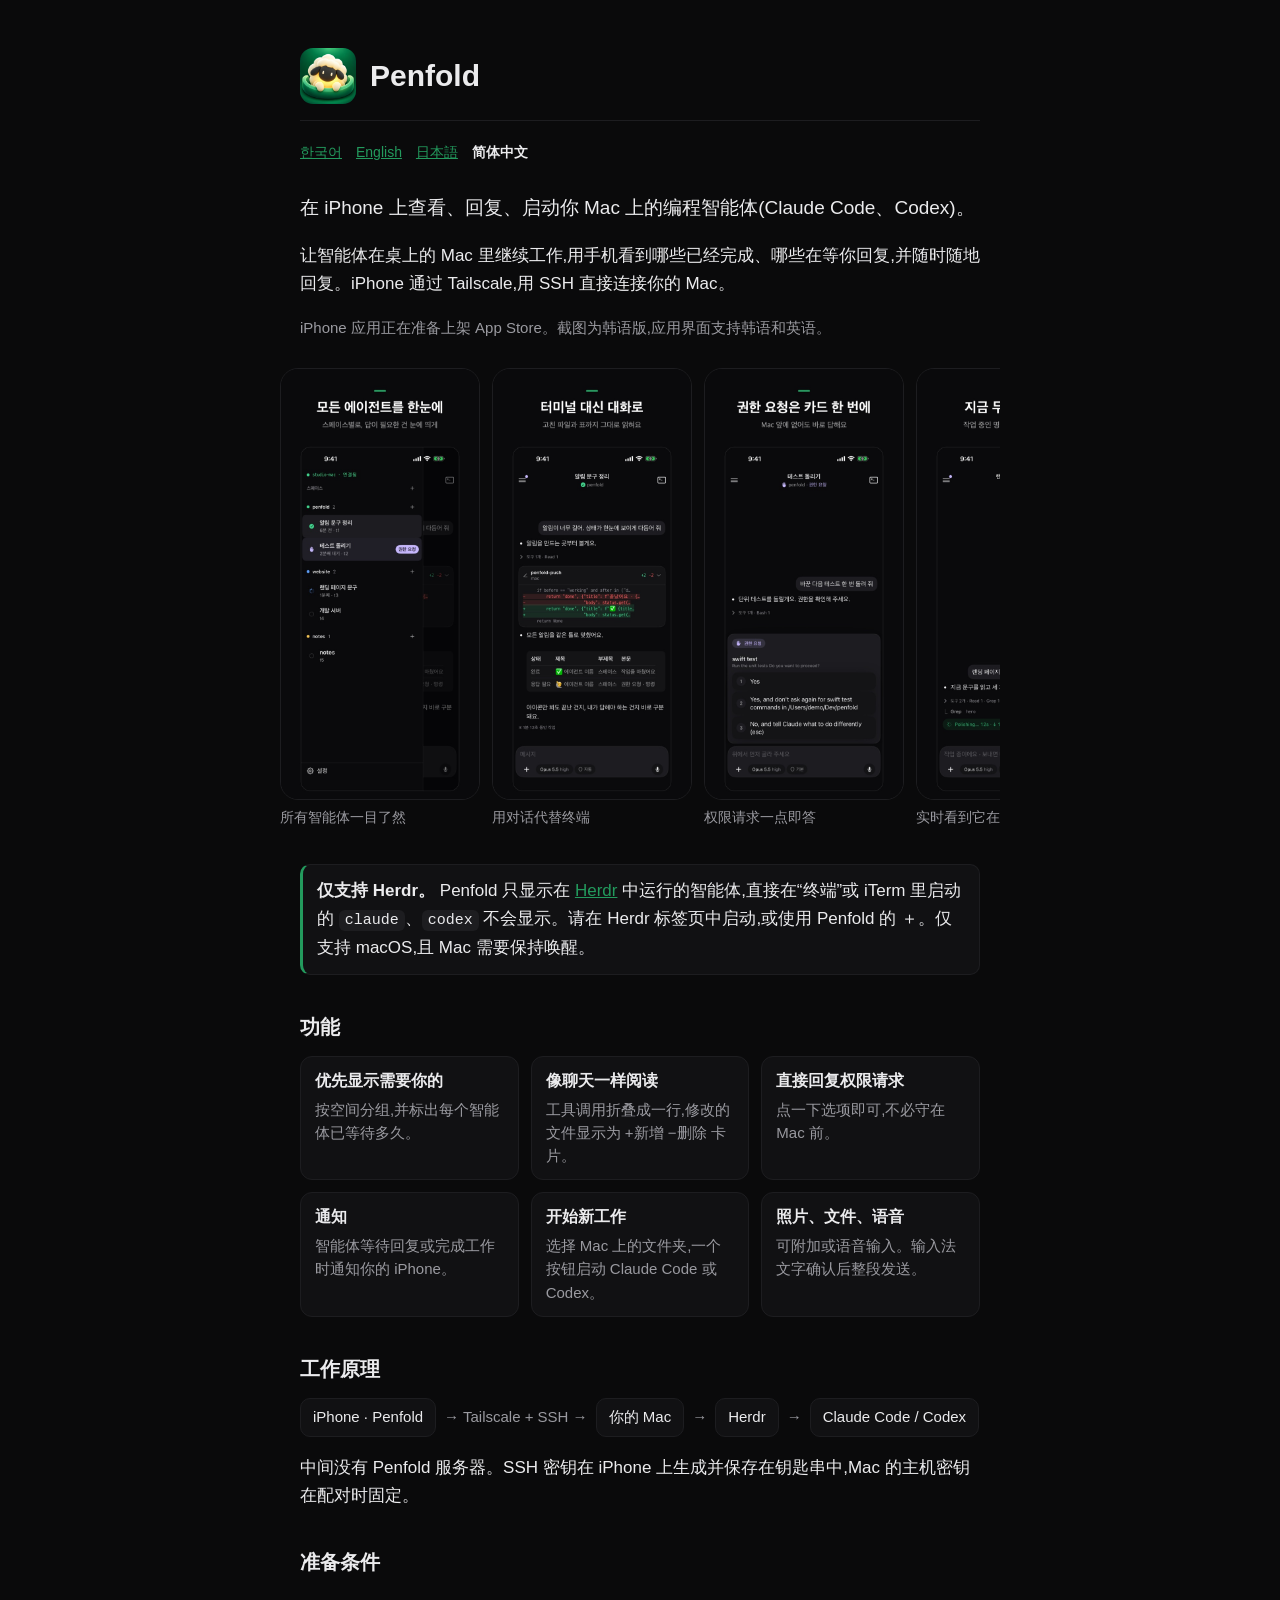
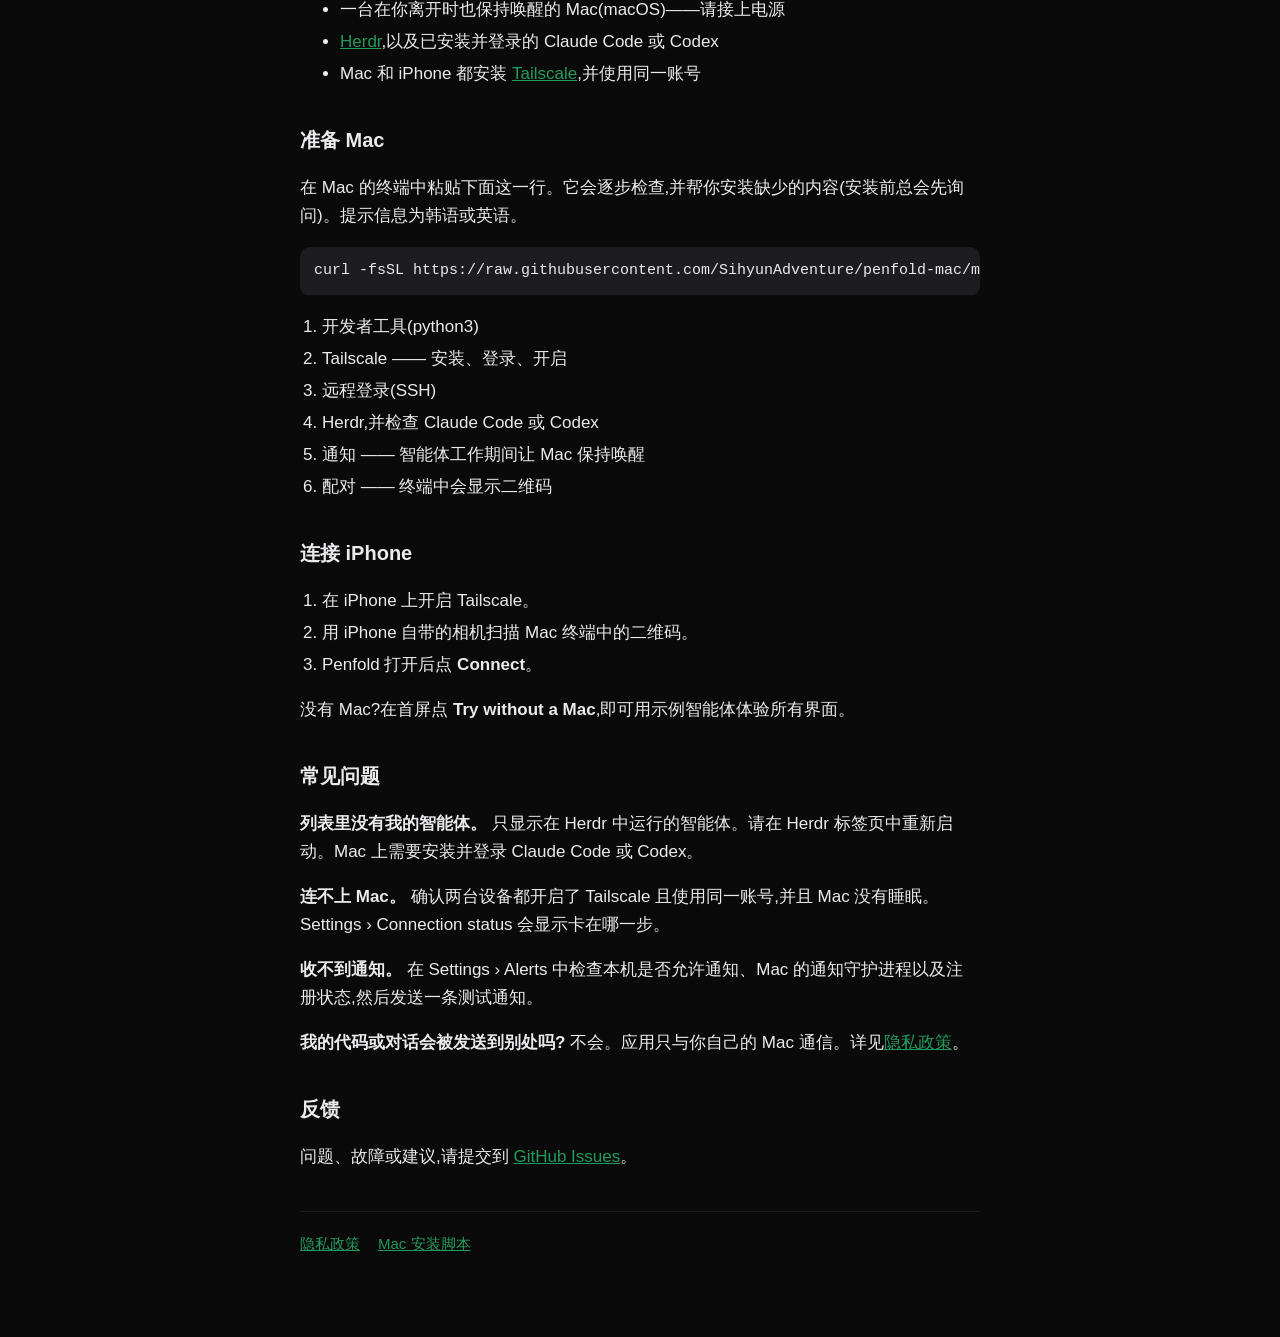
<file: docs/zh.html>
<!doctype html>
<html lang="zh-Hans">
<head>
<meta charset="utf-8"><meta name="viewport" content="width=device-width, initial-scale=1">
<title>Penfold 支持</title><link rel="stylesheet" href="style.css">
<meta name="description" content="在 iPhone 上查看、回复、启动你 Mac 上的编程智能体(Claude Code、Codex)">
<link rel="alternate" hreflang="ko" href="https://sihyunadventure.github.io/penfold-mac/">
<link rel="alternate" hreflang="en" href="https://sihyunadventure.github.io/penfold-mac/en.html">
<link rel="alternate" hreflang="ja" href="https://sihyunadventure.github.io/penfold-mac/ja.html">
<link rel="alternate" hreflang="zh-Hans" href="https://sihyunadventure.github.io/penfold-mac/zh.html">
</head>
<body><main>
<header><img src="icon.png" alt=""><h1>Penfold</h1></header>
<nav class="langs" aria-label="语言"><a href="./" lang="ko">한국어</a><a href="en.html" lang="en">English</a><a href="ja.html" lang="ja">日本語</a><b>简体中文</b></nav>

<p class="lead">在 iPhone 上查看、回复、启动你 Mac 上的编程智能体(Claude Code、Codex)。</p>
<p>让智能体在桌上的 Mac 里继续工作,用手机看到哪些已经完成、哪些在等你回复,并随时随地回复。iPhone 通过 Tailscale,用 SSH 直接连接你的 Mac。</p>
<p class="status">iPhone 应用正在准备上架 App Store。截图为韩语版,应用界面支持韩语和英语。</p>

<div class="shots">
<figure><img src="images/01-overview.jpg" alt="按空间分组的智能体列表,等待权限的智能体被突出显示" loading="lazy"><figcaption>所有智能体一目了然</figcaption></figure>
<figure><img src="images/02-chat.jpg" alt="聊天视图,显示修改文件卡片和表格" loading="lazy"><figcaption>用对话代替终端</figcaption></figure>
<figure><img src="images/03-approval.jpg" alt="带三个选项的权限请求卡片" loading="lazy"><figcaption>权限请求一点即答</figcaption></figure>
<figure><img src="images/04-working.jpg" alt="正在工作的智能体及其正在运行的命令" loading="lazy"><figcaption>实时看到它在做什么</figcaption></figure>
<figure><img src="images/05-model.jpg" alt="模型选择:Fable、Opus、Sonnet、Haiku 以及思考强度" loading="lazy"><figcaption>在手机上切换模型和思考强度</figcaption></figure>
</div>

<p class="note"><b>仅支持 Herdr。</b> Penfold 只显示在 <a href="https://herdr.dev">Herdr</a> 中运行的智能体,直接在“终端”或 iTerm 里启动的 <code>claude</code>、<code>codex</code> 不会显示。请在 Herdr 标签页中启动,或使用 Penfold 的 ＋。仅支持 macOS,且 Mac 需要保持唤醒。</p>

<h2>功能</h2>
<div class="features">
<div><b>优先显示需要你的</b>按空间分组,并标出每个智能体已等待多久。</div>
<div><b>像聊天一样阅读</b>工具调用折叠成一行,修改的文件显示为 +新增 −删除 卡片。</div>
<div><b>直接回复权限请求</b>点一下选项即可,不必守在 Mac 前。</div>
<div><b>通知</b>智能体等待回复或完成工作时通知你的 iPhone。</div>
<div><b>开始新工作</b>选择 Mac 上的文件夹,一个按钮启动 Claude Code 或 Codex。</div>
<div><b>照片、文件、语音</b>可附加或语音输入。输入法文字确认后整段发送。</div>
</div>

<h2>工作原理</h2>
<div class="flow"><span>iPhone · Penfold</span><i>→ Tailscale + SSH →</i><span>你的 Mac</span><i>→</i><span>Herdr</span><i>→</i><span>Claude Code / Codex</span></div>
<p>中间没有 Penfold 服务器。SSH 密钥在 iPhone 上生成并保存在钥匙串中,Mac 的主机密钥在配对时固定。</p>

<h2>准备条件</h2>
<ul>
<li>一台在你离开时也保持唤醒的 Mac(macOS)——请接上电源</li>
<li><a href="https://herdr.dev">Herdr</a>,以及已安装并登录的 Claude Code 或 Codex</li>
<li>Mac 和 iPhone 都安装 <a href="https://tailscale.com">Tailscale</a>,并使用同一账号</li>
</ul>

<h2>准备 Mac</h2>
<p>在 Mac 的终端中粘贴下面这一行。它会逐步检查,并帮你安装缺少的内容(安装前总会先询问)。提示信息为韩语或英语。</p>
<pre><code>curl -fsSL https://raw.githubusercontent.com/SihyunAdventure/penfold-mac/main/setup | zsh</code></pre>
<ol>
<li>开发者工具(python3)</li>
<li>Tailscale —— 安装、登录、开启</li>
<li>远程登录(SSH)</li>
<li>Herdr,并检查 Claude Code 或 Codex</li>
<li>通知 —— 智能体工作期间让 Mac 保持唤醒</li>
<li>配对 —— 终端中会显示二维码</li>
</ol>

<h2>连接 iPhone</h2>
<ol>
<li>在 iPhone 上开启 Tailscale。</li>
<li>用 iPhone 自带的相机扫描 Mac 终端中的二维码。</li>
<li>Penfold 打开后点 <b>Connect</b>。</li>
</ol>
<p>没有 Mac?在首屏点 <b>Try without a Mac</b>,即可用示例智能体体验所有界面。</p>

<h2>常见问题</h2>
<p><b>列表里没有我的智能体。</b> 只显示在 Herdr 中运行的智能体。请在 Herdr 标签页中重新启动。Mac 上需要安装并登录 Claude Code 或 Codex。</p>
<p><b>连不上 Mac。</b> 确认两台设备都开启了 Tailscale 且使用同一账号,并且 Mac 没有睡眠。Settings › Connection status 会显示卡在哪一步。</p>
<p><b>收不到通知。</b> 在 Settings › Alerts 中检查本机是否允许通知、Mac 的通知守护进程以及注册状态,然后发送一条测试通知。</p>
<p><b>我的代码或对话会被发送到别处吗?</b> 不会。应用只与你自己的 Mac 通信。详见<a href="privacy.html">隐私政策</a>。</p>

<h2>反馈</h2>
<p>问题、故障或建议,请提交到 <a href="https://github.com/SihyunAdventure/penfold-mac/issues">GitHub Issues</a>。</p>

<nav><a href="privacy.html">隐私政策</a><a href="https://github.com/SihyunAdventure/penfold-mac">Mac 安装脚本</a></nav>
</main></body></html>
</file>
<file: docs/style.css>
:root { color-scheme: dark; --bg: #0a0a0b; --text: #ebebed; --muted: #9a9aa0; --accent: #239a5d; --line: #1d1d20; }
* { box-sizing: border-box; }
body { margin: 0; background: var(--bg); color: var(--text); font: 17px/1.65 -apple-system, BlinkMacSystemFont, "Apple SD Gothic Neo", "Pretendard", sans-serif; }
main { max-width: 720px; margin: 0 auto; padding: 48px 20px 80px; }
header { display: flex; align-items: center; gap: 14px; margin-bottom: 32px; }
header img { width: 56px; height: 56px; border-radius: 13px; }
h1 { font-size: 30px; margin: 0; }
h2 { font-size: 20px; margin: 36px 0 8px; }
p, li { color: var(--text); }
.muted { color: var(--muted); font-size: 15px; }
a { color: var(--accent); }
code { background: var(--line); padding: 2px 6px; border-radius: 6px; font-size: 15px; word-break: break-all; }
nav { display: flex; gap: 18px; font-size: 15px; margin-top: 40px; padding-top: 20px; border-top: 1px solid var(--line); }
.note { border: 1px solid var(--line); border-left: 3px solid var(--accent); border-radius: 10px; padding: 12px 14px; background: #111113; }
.langs { display: flex; flex-wrap: wrap; gap: 6px 14px; font-size: 14px; margin: -16px 0 28px; color: var(--muted); }
.langs b { color: var(--text); font-weight: 600; }
.lead { font-size: 19px; color: var(--text); }
.status { color: var(--muted); font-size: 15px; }
.shots { display: flex; gap: 12px; overflow-x: auto; scroll-snap-type: x mandatory; margin: 28px -20px; padding: 0 20px 8px; }
.shots figure { margin: 0; flex: 0 0 200px; scroll-snap-align: start; }
.shots img { width: 200px; height: auto; display: block; border-radius: 18px; border: 1px solid var(--line); }
.shots figcaption { font-size: 14px; color: var(--muted); margin-top: 8px; line-height: 1.4; }
.features { display: grid; grid-template-columns: repeat(auto-fit, minmax(200px, 1fr)); gap: 12px; margin: 12px 0; }
.features div { border: 1px solid var(--line); border-radius: 12px; padding: 12px 14px; background: #111113; font-size: 15px; line-height: 1.55; color: var(--muted); }
.features b { display: block; color: var(--text); font-size: 16px; margin-bottom: 4px; }
.flow { display: flex; flex-wrap: wrap; align-items: center; gap: 8px; margin: 12px 0; font-size: 15px; }
.flow span { border: 1px solid var(--line); border-radius: 10px; padding: 6px 12px; background: #111113; }
.flow i { color: var(--muted); font-style: normal; }
ol { padding-left: 22px; } li { margin: 4px 0; }
pre { background: var(--line); padding: 12px 14px; border-radius: 10px; overflow-x: auto; font-size: 14px; }
pre code { background: none; padding: 0; word-break: normal; }
</file>
